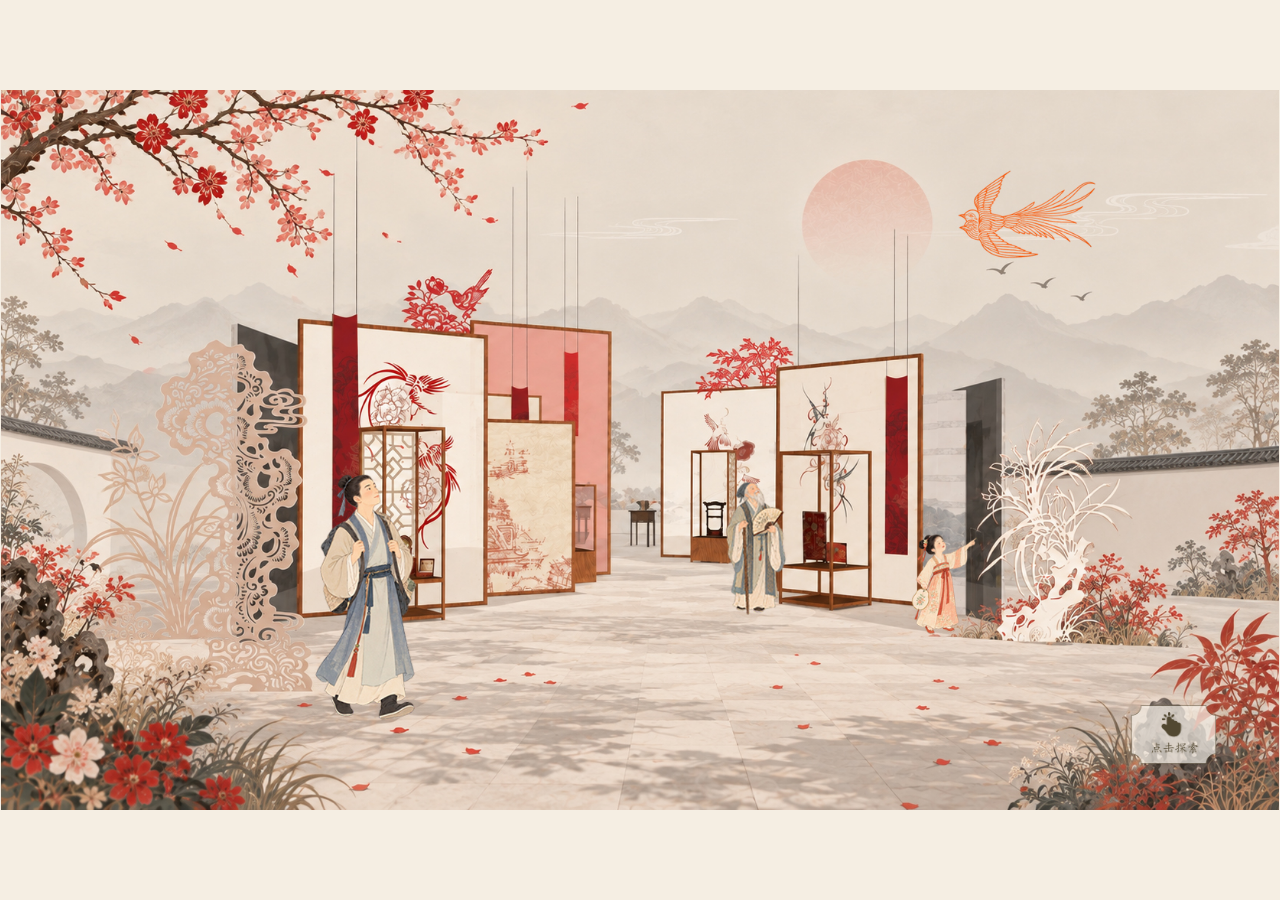
<file: index.html>
<!doctype html>
<html lang="zh-CN">
<head>
  <meta charset="utf-8">
  <meta name="viewport" content="width=device-width, initial-scale=1">
  <title>十里红妆 · 一物一愿</title>
  <link rel="icon" href="assets/images/scroll.png" type="image/png">
  <link rel="stylesheet" href="css/style.css?v=hotspot-hand-spacing">
  <script type="module" src="js/main.js?v=outside-wish-dismiss"></script>
</head>
<body>
  <main class="exhibit" data-mode="cover" aria-label="十里红妆">
    <section class="scene" aria-label="庭院场景">
      <button class="plaque scene__entry" type="button" id="enter-exhibit">
        <img src="assets/images/ppt-explore.png" alt="点击探索">
      </button>

      <header class="scene__heading exploration-only">
        <h1>
          <img src="assets/images/page-1/ppt-heading.png?v=ppt-slide2" width="759" height="96"
               alt="一物一愿，识物 · 寻意 · 寄情 · 载愿">
        </h1>
      </header>

      <div class="scene__world">
        <img class="scene__background" src="assets/images/page-1/courtyard.jpeg" width="1671" height="941"
             alt="梅花掩映的庭院里，人物沿着屏风与红妆器物布置的展道参观。" draggable="false">
        <canvas class="scene__panorama" aria-hidden="true" hidden></canvas>

        <div class="artifact artifact--chest exploration-only">
          <button class="hotspot" type="button" aria-label="红板箱" aria-expanded="false"
                  aria-controls="chest-wish"></button>
          <div class="wish" id="chest-wish" hidden>
            <div>
              <h2>红板箱<span>｜安藏</span></h2>
              <p>珍藏家物，愿岁岁皆安稳</p>
            </div>
            <button class="wish__open" type="button" aria-label="查看红板箱图鉴" aria-haspopup="dialog"
                    data-title="红板箱图鉴" data-image="assets/images/page-1/red-chest.png">
              <img src="assets/images/scroll.png" alt="">
            </button>
          </div>
        </div>

        <div class="artifact artifact--case exploration-only">
          <button class="hotspot" type="button" aria-label="妆奁" aria-expanded="false"
                  aria-controls="case-wish"></button>
          <div class="wish" id="case-wish" hidden>
            <div>
              <h2>妆奁<span>｜美好</span></h2>
              <p>妆点朝夕，愿日日皆欢喜</p>
            </div>
            <button class="wish__open" type="button" aria-label="查看妆奁图鉴" aria-haspopup="dialog"
                    data-title="妆奁图鉴" data-image="assets/images/page-1/dressing-case.jpeg">
              <img src="assets/images/scroll.png" alt="">
            </button>
          </div>
        </div>
      </div>
    </section>

    <nav class="scene-nav exploration-only" aria-label="参观导航">
      <button class="plaque" type="button" id="return-home">
        <img src="assets/images/ppt-home.png" alt="首页">
      </button>
      <button class="plaque" type="button" id="reset-exploration">
        <img src="assets/images/ppt-explore.png" alt="点击探索">
      </button>
      <a class="plaque" href="page2.html">
        <img src="assets/images/ppt-continue.png" alt="继续参观">
      </a>
      <button class="plaque" type="button" id="toggle-help" aria-controls="help-panel" aria-expanded="true">
        <img src="assets/images/ppt-help-button.png" alt="帮助说明">
      </button>
    </nav>

    <aside class="help-panel exploration-only" id="help-panel" aria-label="交互提示">
      <img src="assets/images/ppt-help-panel.png" alt="">
      <ul class="help-panel__copy" role="list">
        <li>扫描器物，品读寓意</li>
        <li>旋转细看，探寻匠心</li>
        <li>轻触器物，唤醒一愿</li>
      </ul>
    </aside>
  </main>

  <dialog class="atlas" aria-labelledby="atlas-title" id="atlas">
    <header class="atlas__bar">
      <h2 id="atlas-title"></h2>
      <button class="atlas__close" type="button" id="close-atlas" aria-label="关闭图鉴" autofocus>
        <img src="assets/images/close.png" alt="">
      </button>
    </header>
    <div class="atlas__view" id="atlas-view" role="region" aria-label="图鉴画面" tabindex="0">
      <img id="atlas-image" alt="">
    </div>
  </dialog>
</body>
</html>
</file>
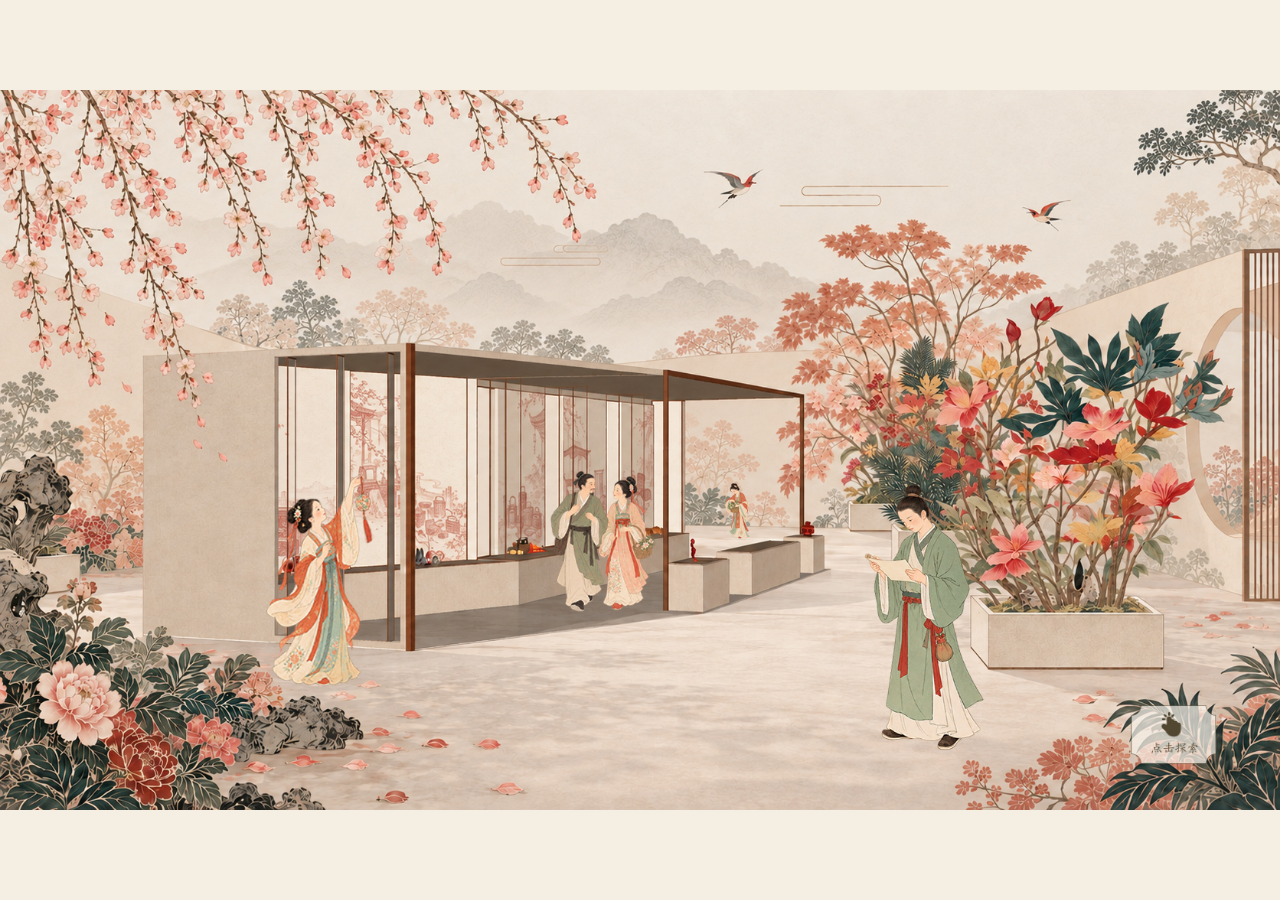
<file: page2.html>
<!doctype html>
<html lang="zh-CN">
<head>
  <meta charset="utf-8">
  <meta name="viewport" content="width=device-width, initial-scale=1">
  <title>十里红妆 · 百物成列</title>
  <link rel="icon" href="assets/images/scroll.png" type="image/png">
  <link rel="stylesheet" href="css/style.css?v=catalog-hand-hover">
  <link rel="preload" as="image" href="assets/images/page-2/catalog-gallery.jpeg" fetchpriority="low">
  <script type="module" src="js/page2.js?v=orbit-resume"></script>
</head>
<body>
  <main class="exhibit catalog" data-mode="cover" aria-label="十里红妆">
    <section class="catalog__scene" aria-labelledby="catalog-title">
      <div class="catalog__backdrop">
        <img class="catalog__background" src="assets/images/page-2/catalog-cover.jpeg" width="1672" height="941"
             alt="参观者沿着庭院步入红妆展厅，廊间陈列着成列的器物。" draggable="false" fetchpriority="high">
        <canvas class="scene__panorama" aria-hidden="true" hidden></canvas>
      </div>
      <button class="plaque scene__entry" type="button" id="enter-catalog">
        <img src="assets/images/ppt-explore.png" alt="点击探索">
      </button>

      <header class="scene__heading exploration-only">
        <h1 id="catalog-title" tabindex="-1">
          <img src="assets/images/page-2/ppt-catalog-heading.png?v=ppt-slide5" width="759" height="96"
               alt="百物成列，聚物 · 分类 · 识珍 · 解意">
        </h1>
      </header>

      <ul class="catalog__categories exploration-only" id="catalog-categories" role="list" hidden>
        <li style="--category-x: 20.76%; --category-y: 31.68%">
          <div class="catalog-card">
            <h2 class="catalog-card__name">收纳之具</h2>
            <p class="catalog-card__items">红板箱、红衣柜、杠箱、百宝箱、小红箱、竹箱</p>
          </div>
        </li>
        <li style="--category-x: 30.93%; --category-y: 50.70%">
          <button class="catalog-card" type="button" id="open-dressing-tools"
                  aria-haspopup="dialog" aria-controls="catalog-atlas"
                  aria-labelledby="dressing-tools-title" aria-describedby="dressing-tools-items">
            <span class="catalog-card__name" id="dressing-tools-title">梳妆之具</span>
            <span class="catalog-card__items" id="dressing-tools-items">妆奁、镜台、梳头桶、首饰箱、首饰盒</span>
          </button>
        </li>
        <li style="--category-x: 41.33%; --category-y: 25.66%">
          <div class="catalog-card">
            <h2 class="catalog-card__name">饮食之具</h2>
            <p class="catalog-card__items">米桶、饭篮、果桶、茶壶桶、水桶、食盒、盘、碗</p>
          </div>
        </li>
        <li style="--category-x: 52.85%; --category-y: 30.38%">
          <div class="catalog-card">
            <h2 class="catalog-card__name">起居之具</h2>
            <p class="catalog-card__items">婚床、春凳、靠背椅、房前桌、红衣架</p>
          </div>
        </li>
        <li style="--category-x: 77.10%; --category-y: 25.71%">
          <div class="catalog-card">
            <h2 class="catalog-card__name">女红之具</h2>
            <p class="catalog-card__items">帖盒、红祭盘、针线篓、针线桶、荷包、香袋、绣花鞋</p>
          </div>
        </li>
      </ul>
    </section>

    <nav class="scene-nav exploration-only" aria-label="参观导航">
      <a class="plaque" href="index.html">
        <img src="assets/images/ppt-home.png" alt="首页">
      </a>
      <button class="plaque" type="button" id="catalog-explore" aria-controls="catalog-categories" aria-expanded="false">
        <img src="assets/images/ppt-explore.png" alt="点击探索">
      </button>
      <a class="plaque" href="page3.html">
        <img src="assets/images/ppt-continue.png" alt="继续参观">
      </a>
      <button class="plaque" type="button" id="toggle-help" aria-controls="help-panel" aria-expanded="true">
        <img src="assets/images/ppt-help-button.png" alt="帮助说明">
      </button>
    </nav>

    <aside class="help-panel exploration-only" id="help-panel" aria-label="交互提示">
      <img src="assets/images/ppt-help-panel.png" alt="">
      <ul class="help-panel__copy" role="list">
        <li>轻触分类，探索百物</li>
        <li>点击器物，品读红妆</li>
        <li>收藏红妆，共筑新家</li>
      </ul>
    </aside>
  </main>

  <dialog class="atlas catalog-atlas" id="catalog-atlas" aria-labelledby="catalog-atlas-title">
    <header class="atlas__bar">
      <h2 id="catalog-atlas-title">梳妆之具</h2>
      <button class="atlas__close" type="button" id="close-catalog" aria-label="关闭图鉴" autofocus>
        <img src="assets/images/close.png" alt="">
      </button>
    </header>
    <div class="catalog-atlas__stage">
      <div class="catalog-atlas__cards" id="catalog-cards" role="group" aria-label="梳妆器物信息卡">
        <button class="catalog-atlas__card" type="button" aria-pressed="false">
          <img src="assets/images/page-2/dressing-case-card.webp?v=title-fix" alt="妆奁" width="1086" height="1448"
               style="--card-art-frame: scale(1.3643, 1.1156) translate(-13.17%, -5.04%)" draggable="false">
        </button>
        <button class="catalog-atlas__card" type="button" aria-pressed="false">
          <img src="assets/images/page-2/mirror-stand-card.webp" alt="镜台" width="1087" height="1447"
               style="--card-art-frame: scale(1.3081, 1.0807) translate(-11.78%, -3.73%)" draggable="false">
        </button>
        <button class="catalog-atlas__card" type="button" aria-pressed="true">
          <img src="assets/images/page-2/hairdressing-bucket-card.webp" alt="梳头桶" width="1086" height="1448"
               style="--card-art-frame: scale(1.3977, 1.1286) translate(-12.62%, -5.66%)" draggable="false">
        </button>
        <button class="catalog-atlas__card" type="button" aria-pressed="false">
          <img src="assets/images/page-2/jewelry-chest-card.webp" alt="首饰箱" width="1086" height="1448"
               style="--card-art-frame: scale(1.3441, 1.0887) translate(-12.80%, -3.66%)" draggable="false">
        </button>
        <button class="catalog-atlas__card" type="button" aria-pressed="false">
          <img src="assets/images/page-2/jewelry-box-card.webp" alt="首饰盒" width="1086" height="1448"
               style="--card-art-frame: scale(1.3069, 1.0855) translate(-11.79%, -4.14%)" draggable="false">
        </button>
      </div>
      <button class="catalog-atlas__arrow catalog-atlas__arrow--previous" type="button" data-step="-1"
              aria-label="向左查看一张卡片" aria-controls="catalog-cards"></button>
      <button class="catalog-atlas__arrow catalog-atlas__arrow--next" type="button" data-step="1"
              aria-label="向右查看一张卡片" aria-controls="catalog-cards"></button>
    </div>
  </dialog>
</body>
</html>
</file>
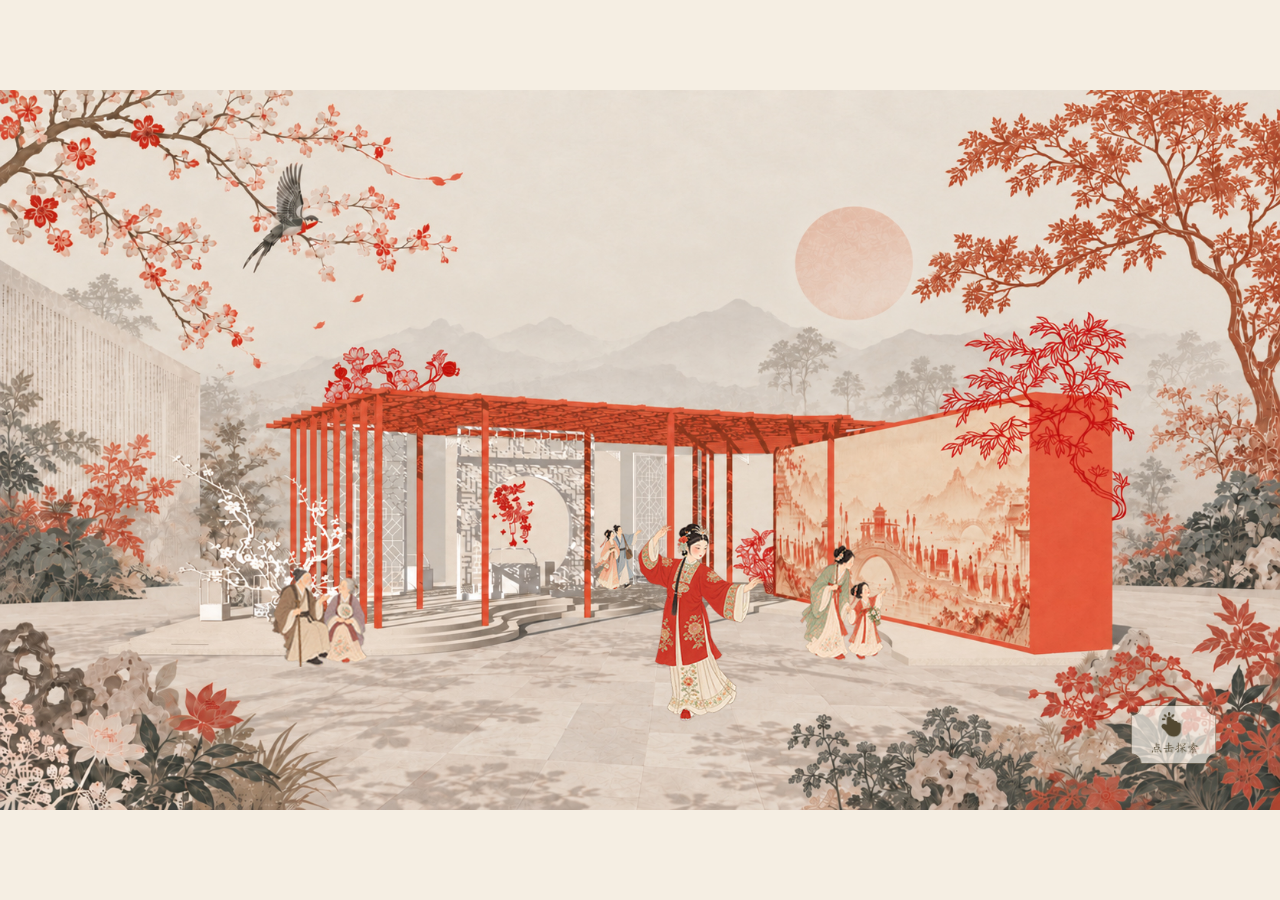
<file: page3.html>
<!doctype html>
<html lang="zh-CN">
<head>
  <meta charset="utf-8">
  <meta name="viewport" content="width=device-width, initial-scale=1">
  <title>十里红妆 · 十里成行</title>
  <link rel="icon" href="assets/images/scroll.png" type="image/png">
  <link rel="stylesheet" href="css/style.css?v=catalog-hand-hover">
  <link rel="preload" as="image" href="assets/images/page-3/procession-gallery.jpeg" fetchpriority="low">
  <script type="module" src="js/page3.js?v=orbit-resume"></script>
</head>
<body>
  <main class="exhibit procession" data-mode="cover" aria-label="十里红妆">
    <section class="catalog__scene" aria-label="十里成行展陈">
      <div class="catalog__backdrop">
        <img class="catalog__background" src="assets/images/page-3/procession-cover.jpeg" width="1672" height="941"
             alt="红色花木掩映着迎亲展厅，参观者从庭院走近长廊。" draggable="false" fetchpriority="high">
        <canvas class="scene__panorama" aria-hidden="true" hidden></canvas>
      </div>
      <button class="plaque scene__entry" type="button" id="enter-procession">
        <img src="assets/images/ppt-explore.png" alt="点击探索">
      </button>

      <header class="scene__heading exploration-only">
        <h1 id="procession-title" tabindex="-1">
          <img src="assets/images/page-3/ppt-procession-heading.png?v=ppt-slide8" width="759" height="96"
               alt="十里成行，迎亲 · 成行 · 巡游 · 传礼">
        </h1>
      </header>

      <button class="procession__bridge exploration-only" type="button"
              aria-label="打开十里成行" aria-haspopup="dialog" aria-controls="procession-journey" hidden>
        <img src="assets/images/catalog-hand.png" width="64" height="64" alt="" draggable="false">
      </button>

      <ul class="catalog__categories exploration-only" id="procession-categories" role="list" hidden>
        <li style="--category-x: 86.05%; --category-y: 19.64%">
          <div class="catalog-card">
            <h2 class="catalog-card__name" id="scroll-title" tabindex="-1">动态长卷</h2>
            <p class="catalog-card__items">箱笼、轿子与行进人物以三维动态长卷的形式，跟随观众缓缓向前移动</p>
          </div>
        </li>
        <li style="--category-x: 46.64%; --category-y: 29.38%">
          <div class="catalog-card">
            <h2 class="catalog-card__name">虚实叠加</h2>
            <p class="catalog-card__items">屏幕可叠加相应的虚拟人物、器物与行进场景，让原本静止的展品进入动态队伍</p>
          </div>
        </li>
        <li style="--category-x: 20.66%; --category-y: 43.14%">
          <button class="catalog-card" type="button" id="open-wedding-rites" aria-label="打开红妆礼序"
                  aria-describedby="wedding-rites-items" aria-haspopup="dialog" aria-controls="wedding-rites">
            <span class="catalog-card__name">红妆礼序</span>
            <span class="catalog-card__items" id="wedding-rites-items">从备嫁、陈妆到送嫁迎亲，一件件红妆器物随队伍穿过街巷，最终进入新的家庭</span>
          </button>
        </li>
      </ul>
    </section>

    <nav class="scene-nav exploration-only" aria-label="参观导航">
      <a class="plaque" href="index.html">
        <img src="assets/images/ppt-home.png" alt="首页">
      </a>
      <button class="plaque" type="button" id="procession-explore" aria-controls="procession-categories" aria-expanded="false">
        <img src="assets/images/ppt-explore.png" alt="点击探索">
      </button>
      <a class="plaque" href="page4.html">
        <img src="assets/images/ppt-continue.png" alt="继续参观">
      </a>
      <button class="plaque" type="button" id="toggle-help" aria-controls="help-panel" aria-expanded="true">
        <img src="assets/images/ppt-help-button.png" alt="帮助说明">
      </button>
    </nav>

    <aside class="help-panel exploration-only" id="help-panel" aria-label="交互提示">
      <img src="assets/images/ppt-help-panel.png" alt="">
      <ul class="help-panel__copy" role="list">
        <li>轻触启程，唤醒红妆</li>
        <li>选择器物，加入队伍</li>
        <li>跟随长卷，漫游十里</li>
      </ul>
    </aside>
  </main>

  <dialog class="atlas journey-dialog" id="wedding-rites" aria-label="红妆礼序">
    <form class="journey__toolbar" method="dialog">
      <button class="atlas__close journey__close" type="submit" aria-label="关闭红妆礼序" autofocus>
        <img src="assets/images/close.png" alt="">
      </button>
    </form>
    <img class="journey__art" src="assets/images/page-3/wedding-rites.jpeg" width="1859" height="846" loading="lazy"
         alt="十里红妆婚俗流程图，依次展示备嫁、陈妆、送嫁、迎亲和入户五道礼序。">
  </dialog>

  <dialog class="atlas journey-dialog" id="procession-journey" aria-label="十里成行">
    <div class="journey__toolbar">
      <button class="atlas__close journey__close" type="button" aria-label="关闭十里成行" autofocus>
        <img src="assets/images/close.png" alt="">
      </button>
    </div>

    <section class="journey__step journey__departure" data-step="departure" aria-labelledby="journey-departure">
      <h2 class="journey__heading" id="journey-departure" tabindex="-1">轻触启程</h2>
      <img class="journey__art" src="assets/images/page-3/departure.webp" width="1859" height="846" alt="">
      <div class="journey__routes">
        <button class="journey__route" type="button" aria-label="村口启程">
          <img src="assets/images/page-3/village.webp" width="424" height="441" alt="">
        </button>
        <button class="journey__route" type="button" aria-label="桥上行进">
          <img src="assets/images/page-3/bridge.webp" width="424" height="441" alt="">
        </button>
        <button class="journey__route" type="button" aria-label="入门成家">
          <img src="assets/images/page-3/home.webp" width="424" height="441" alt="">
        </button>
      </div>
    </section>

    <section class="journey__step journey__selection" data-step="selection" aria-labelledby="journey-selection" hidden>
      <header class="journey__selection-heading">
        <h2 class="journey__heading" id="journey-selection" tabindex="-1">加入队伍</h2>
        <p>器物和人物各至少选择一项</p>
      </header>
      <div class="journey__groups">
        <section class="journey__group" data-group="artifacts" aria-labelledby="journey-artifacts">
          <div class="journey__group-heading">
            <h3 id="journey-artifacts">选择红妆器物</h3>
            <span class="journey__count" aria-live="polite">已选 0 / 3</span>
          </div>
          <div class="journey__options"></div>
          <p class="journey__message" role="status"></p>
        </section>
        <section class="journey__group" data-group="people" aria-labelledby="journey-people">
          <div class="journey__group-heading">
            <h3 id="journey-people">选择虚拟人物</h3>
            <span class="journey__count" aria-live="polite">已选 0 / 3</span>
          </div>
          <div class="journey__options"></div>
          <p class="journey__message" role="status"></p>
        </section>
      </div>
      <button class="journey__action journey__join" type="button" aria-label="加入行进队伍" disabled>
        <img src="assets/images/page-3/join.webp" width="476" height="91" alt="">
      </button>
    </section>

    <section class="journey__step journey__roaming" data-step="roaming" aria-labelledby="journey-roaming" hidden>
      <h2 class="journey__heading" id="journey-roaming" tabindex="-1">漫游十里</h2>
      <img class="journey__art" src="assets/images/page-3/roaming.webp" width="1860" height="846"
           alt="迎亲队伍沿石桥前行。长卷路线漫游、XR 沉浸体验、多视角随行。">
      <button class="journey__action journey__start" type="button" aria-label="开始漫游十里">
        <img src="assets/images/page-3/start-roaming.webp" width="622" height="138" alt="">
      </button>
    </section>
  </dialog>
</body>
</html>
</file>
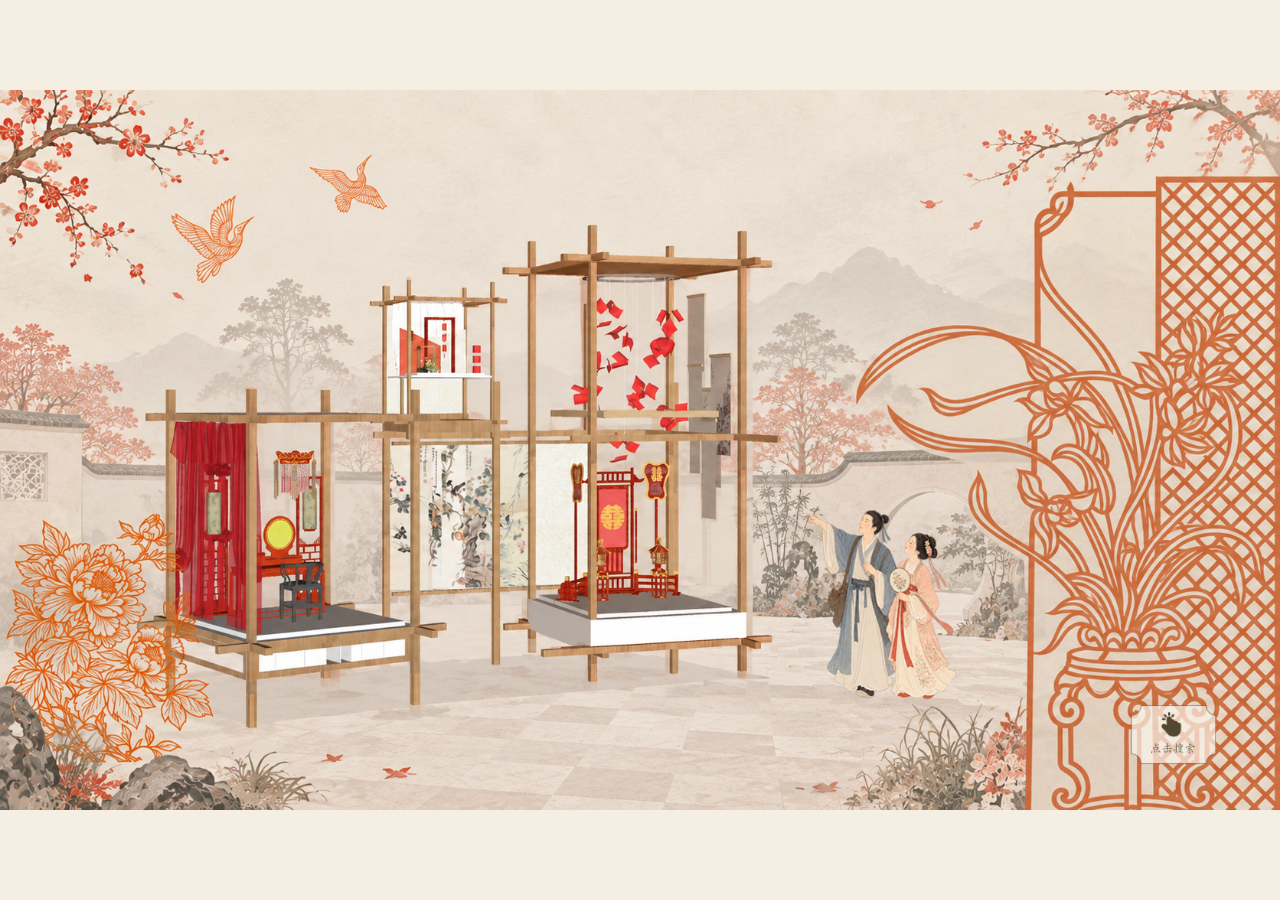
<file: page4.html>
<!doctype html>
<html lang="zh-CN">
<head>
  <meta charset="utf-8">
  <meta name="viewport" content="width=device-width, initial-scale=1">
  <title>十里红妆 · 百物成家</title>
  <link rel="icon" href="assets/images/scroll.png" type="image/png">
  <link rel="stylesheet" href="css/style.css?v=cursor-glow-35-soft">
  <script type="module" src="js/page4.js?v=orbit-resume"></script>
</head>
<body>
  <main class="exhibit homemaking" data-mode="cover" aria-label="十里红妆">
    <section class="catalog__scene" aria-label="百物成家展陈">
      <div class="catalog__backdrop">
        <img class="catalog__background" src="assets/images/page-4/homemaking-gallery.jpeg" width="1672" height="941"
             alt="庭院中陈列着红妆家居与梳妆器物，两位参观者驻足观看。" draggable="false" fetchpriority="high">
        <canvas class="scene__panorama" aria-hidden="true" hidden></canvas>
      </div>
      <button class="plaque scene__entry" type="button" id="enter-homemaking">
        <img src="assets/images/page-4/ppt-search.png" alt="点击搜索">
      </button>

      <header class="scene__heading exploration-only">
        <h1 id="homemaking-title" tabindex="-1">
          <img src="assets/images/page-4/ppt-homemaking-heading.png?v=ppt-slide10" width="759" height="96"
               alt="百物成家，入户 · 陈设 · 融合 · 成家">
        </h1>
      </header>

      <ul class="catalog__categories exploration-only" id="homemaking-categories" role="list" hidden>
        <li style="--category-x: 10.45%; --category-y: 32.10%">
          <div class="catalog-card">
            <h2 class="catalog-card__name" id="grooming-title" tabindex="-1">理妆</h2>
            <p class="catalog-card__items">还原日常梳妆情境，感受红妆器物中的生活美学与细腻心意</p>
          </div>
        </li>
        <li style="--category-x: 37.41%; --category-y: 42.31%">
          <button class="catalog-card" type="button" id="open-homemaking" aria-label="打开互动体验"
                  aria-describedby="homemaking-items" aria-haspopup="dialog" aria-controls="homemaking-demo">
            <span class="catalog-card__name">互动体验</span>
            <span class="catalog-card__items" id="homemaking-items">选择心仪器物，即可将其拖拽放置于不同的生活场景之中，感受成家的喜悦</span>
            <img class="catalog-card__hand" src="assets/images/catalog-hand.png" width="64" height="64" alt="" draggable="false" hidden>
          </button>
        </li>
      </ul>
    </section>

    <nav class="scene-nav exploration-only" aria-label="参观导航">
      <a class="plaque" href="index.html">
        <img src="assets/images/ppt-home.png" alt="首页">
      </a>
      <button class="plaque" type="button" id="homemaking-explore" aria-controls="homemaking-categories" aria-expanded="false">
        <img src="assets/images/ppt-explore.png" alt="点击探索">
      </button>
      <a class="plaque" href="page5.html">
        <img src="assets/images/ppt-continue.png" alt="继续参观">
      </a>
      <button class="plaque" type="button" id="toggle-help" aria-controls="help-panel" aria-expanded="true">
        <img src="assets/images/ppt-help-button.png" alt="帮助说明">
      </button>
    </nav>

    <aside class="help-panel exploration-only" id="help-panel" aria-label="交互提示">
      <img src="assets/images/page-4/ppt-homemaking-help-panel.png" alt="">
      <ul class="help-panel__copy" role="list">
        <li>轻触器物，挑选红妆</li>
        <li>拖拽放置，布置家居</li>
        <li>融入场景，百物成家</li>
      </ul>
    </aside>
  </main>

  <dialog class="atlas journey-dialog homemaking-dialog" id="homemaking-demo" aria-label="百物成家互动体验">
    <form class="journey__toolbar" method="dialog">
      <button class="atlas__close journey__close" type="submit" aria-label="关闭互动体验" autofocus>
        <img src="assets/images/close.png" alt="">
      </button>
    </form>
    <section class="placement" aria-label="布置红妆家居">
      <img class="placement__heading" src="assets/images/page-4/placement-heading.webp" width="1859" height="134"
           alt="第四空间，红妆之物 · 生活之美。观众可进行拖拽。">
      <div class="placement__body">
        <div class="placement__scene">
          <img src="assets/images/page-4/placement-scene.webp" width="1205" height="712"
               alt="百物成家，宁海十里红妆。竹木框架内留有空白，左上角展示婚床布置示意图。" draggable="false">
          <div class="placement__stage" tabindex="0" role="group" aria-label="家居布置区域"
               aria-describedby="placement-instructions"></div>
        </div>
        <section class="placement__palette" aria-label="选择红妆器物">
          <img class="placement__palette-heading" src="assets/images/page-4/placement-panel-heading.webp"
               width="580" height="70" alt="百物成家">
          <fieldset class="placement__categories">
            <legend class="journey__heading">选择生活场景</legend>
            <label>
              <input type="radio" name="placement-category" value="grooming" aria-label="理妆">
              <span><img src="assets/images/page-4/placement-grooming.webp" alt="">理妆</span>
            </label>
            <label>
              <input type="radio" name="placement-category" value="gathering" aria-label="欢聚">
              <span><img src="assets/images/page-4/placement-gathering.webp" alt="">欢聚</span>
            </label>
            <label>
              <input type="radio" name="placement-category" value="storage" aria-label="藏珍">
              <span><img src="assets/images/page-4/placement-storage.webp" alt="">藏珍</span>
            </label>
            <label>
              <input type="radio" name="placement-category" value="leisure" aria-label="闲居">
              <span><img src="assets/images/page-4/placement-leisure.webp" alt="">闲居</span>
            </label>
          </fieldset>
          <div class="placement__content">
            <h2 class="placement__subtitle" hidden>闲居 · 起居安然</h2>
            <div class="placement__items" hidden>
              <button class="placement__furniture" type="button" data-furniture="bed" aria-label="摆放婚床">
                <img src="assets/images/page-4/placement-bed.webp" width="225" height="237" alt="" draggable="false">
                <span>婚床</span>
              </button>
              <button class="placement__furniture" type="button" data-furniture="bench" aria-label="摆放春凳">
                <img src="assets/images/page-4/placement-bench.webp" width="179" height="121" alt="" draggable="false">
                <span>春凳</span>
              </button>
              <button class="placement__furniture" type="button" data-furniture="cabinet" aria-label="摆放床边小柜">
                <img src="assets/images/page-4/placement-cabinet.webp" width="102" height="137" alt="" draggable="false">
                <span>床边小柜</span>
              </button>
            </div>
            <p class="placement__hint" hidden>按住物品拖入左侧，可继续拖动调整</p>
          </div>
        </section>
      </div>
      <p class="journey__heading" id="placement-instructions">将右侧物品拖入左侧框内任意位置。也可点击物品放到中央，再用方向键移动，按住 Shift 可加快移动，按 Delete 删除。</p>
      <p class="journey__heading" id="placement-status" role="status"></p>
    </section>
  </dialog>
</body>
</html>
</file>
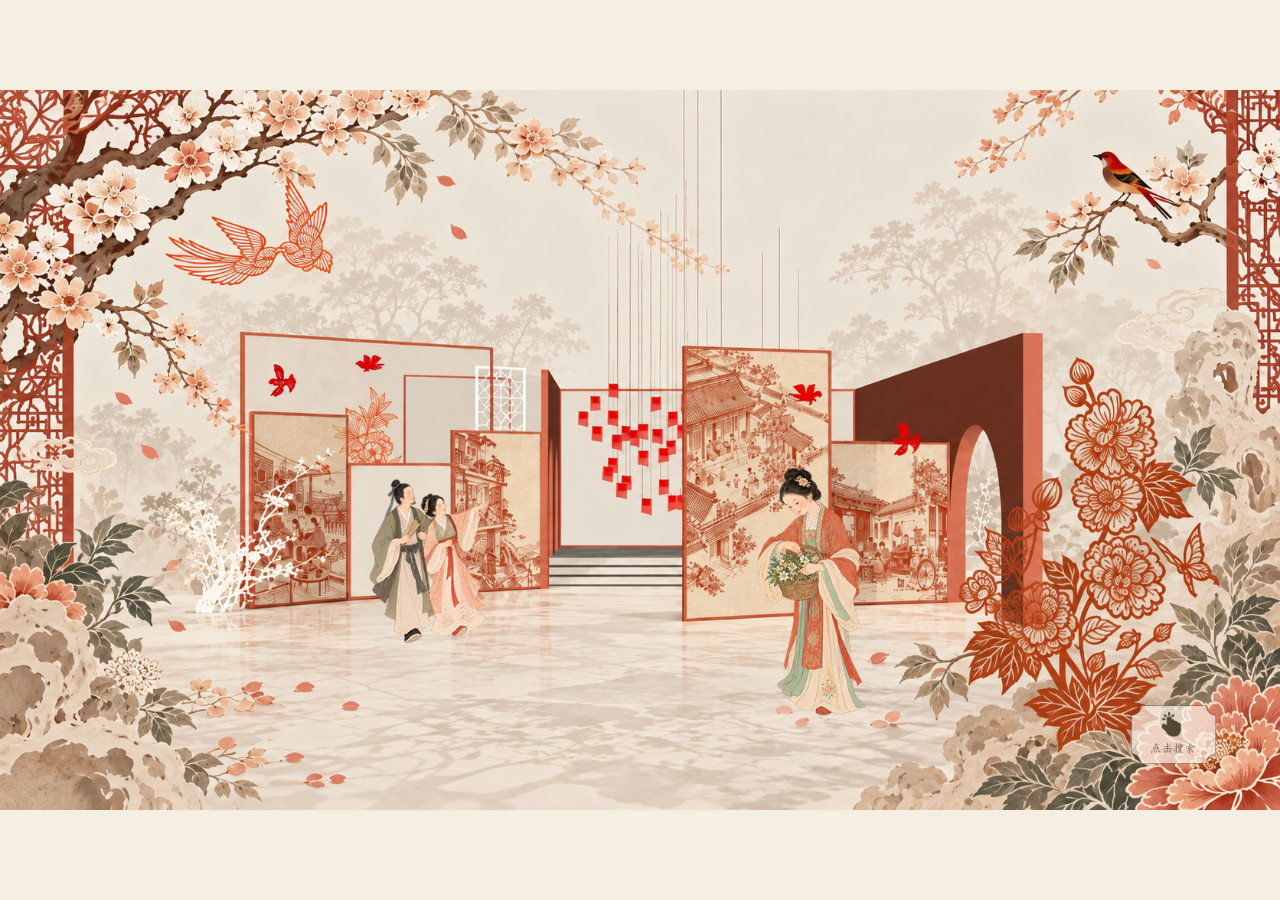
<file: page5.html>
<!doctype html>
<html lang="zh-CN">
<head>
  <meta charset="utf-8">
  <meta name="viewport" content="width=device-width, initial-scale=1">
  <title>十里红妆 · 家有所愿</title>
  <link rel="icon" href="assets/images/scroll.png" type="image/png">
  <link rel="stylesheet" href="css/style.css?v=cursor-glow-35-soft">
  <link rel="preload" as="image" href="assets/images/page-5/wishes-gallery.webp" fetchpriority="low">
  <script type="module" src="js/page5.js?v=orbit-resume"></script>
</head>
<body>
  <main class="exhibit wishes" data-mode="cover" aria-label="十里红妆">
    <section class="catalog__scene" aria-label="家有所愿展陈">
      <div class="catalog__backdrop">
        <img class="catalog__background" src="assets/images/page-5/wishes-cover.jpeg" width="1672" height="941"
             alt="红梅与花窗掩映着白天的展厅，参观者沿着廊道前行。" draggable="false" fetchpriority="high">
        <canvas class="scene__panorama" aria-hidden="true" hidden></canvas>
      </div>
      <button class="plaque scene__entry" type="button" id="enter-wishes">
        <img src="assets/images/page-4/ppt-search.png" alt="点击搜索">
      </button>

      <header class="scene__heading exploration-only">
        <h1 id="wishes-title" tabindex="-1">
          <img src="assets/images/page-5/ppt-wishes-heading.png?v=ppt-slide12" width="759" height="96"
               alt="家有所愿，许愿 · 共创 · 焕新 · 传承">
        </h1>
      </header>

      <ul class="catalog__categories exploration-only" id="wishes-categories" role="list" hidden>
        <li style="--category-x: 81.72%; --category-y: 16.12%">
          <div class="catalog-card">
            <h2 class="catalog-card__name" id="lights-title" tabindex="-1">点亮万家</h2>
            <p class="catalog-card__items">确认生成结果，将你的未来之家化作一扇发光的窗，汇入“万家灯火”之中</p>
          </div>
        </li>
        <li style="--category-x: 45.95%; --category-y: 35.79%">
          <button class="catalog-card" type="button" id="open-wishes" aria-label="打开共绘未来"
                  aria-describedby="wishes-items" aria-haspopup="dialog" aria-controls="wish-dialog">
            <span class="catalog-card__name">共绘未来</span>
            <span class="catalog-card__items" id="wishes-items">选择理想之家的关键词，由 AI 结合红妆元素，生成属于你的“未来之家”</span>
            <img class="catalog-card__hand" src="assets/images/catalog-hand.png" width="64" height="64" alt="" draggable="false" hidden>
          </button>
        </li>
      </ul>
    </section>

    <nav class="scene-nav exploration-only" aria-label="参观导航">
      <a class="plaque" href="index.html">
        <img src="assets/images/ppt-home.png" alt="首页">
      </a>
      <button class="plaque" type="button" id="wishes-explore" aria-controls="wishes-categories" aria-expanded="false">
        <img src="assets/images/ppt-explore.png" alt="点击探索">
      </button>
      <a class="plaque" href="page4.html?mode=explore">
        <img src="assets/images/page-5/ppt-return.png" alt="返回参观">
      </a>
      <button class="plaque" type="button" id="toggle-help" aria-controls="help-panel" aria-expanded="true">
        <img src="assets/images/ppt-help-button.png" alt="帮助说明">
      </button>
    </nav>

    <aside class="help-panel exploration-only" id="help-panel" aria-label="交互提示">
      <img src="assets/images/ppt-help-panel.png" alt="">
      <ul class="help-panel__copy" role="list">
        <li>轻触时代，穿行家景</li>
        <li>写下心愿，生成未来</li>
        <li>点亮一窗，汇聚万家</li>
      </ul>
    </aside>
  </main>

  <dialog class="atlas journey-dialog wish-dialog" id="wish-dialog" aria-label="共绘未来">
    <form method="dialog">
      <div class="journey__toolbar">
        <button class="atlas__close journey__close" type="submit" aria-label="关闭共绘未来" autofocus>
          <img src="assets/images/close.png" alt="">
        </button>
      </div>

      <div class="wish-workflow">
        <header class="wish-workflow__header">
          <img src="assets/images/page-5/workflow-heading.webp" width="1804" height="166"
               alt="第五空间，家有所愿 · 共绘未来。请选择你的生活心愿，开启未来之家的想象。">
          <ol class="wish-progress" aria-label="共绘未来流程" role="list">
            <li aria-current="step"><span>01</span>选择心愿</li>
            <li><span>02</span>挑选器物</li>
            <li><span>03</span>生成新家</li>
            <li><span>04</span>汇入灯海</li>
          </ol>
        </header>

        <section class="wish-step wish-step--wishes" data-wish-step aria-labelledby="wish-options-title">
          <h2 class="journey__heading" id="wish-options-title" tabindex="-1">选择心愿</h2>
          <p class="journey__heading" id="wish-options-help">请选择你向往的生活心愿（可多选），它将成为未来之家的灵感起点。</p>
          <div class="wish-step__options">
            <fieldset class="wish-options" aria-labelledby="wish-options-title" aria-describedby="wish-options-help">
              <label class="wish-option">
                <img src="assets/images/page-5/warmth.webp" width="71" height="64" alt="">
                <span class="wish-option__name">温暖</span>
                <span class="wish-option__caption">家常烟火 · 温馨相伴</span>
                <input type="checkbox" name="wish" value="温暖">
              </label>
              <label class="wish-option">
                <img src="assets/images/page-5/companionship.webp" width="71" height="64" alt="">
                <span class="wish-option__name">陪伴</span>
                <span class="wish-option__caption">家人相守 · 岁月同行</span>
                <input type="checkbox" name="wish" value="陪伴">
              </label>
              <label class="wish-option">
                <img src="assets/images/page-5/nature.webp" width="71" height="64" alt="">
                <span class="wish-option__name">自然</span>
                <span class="wish-option__caption">绿意环绕 · 亲近自然</span>
                <input type="checkbox" name="wish" value="自然">
              </label>
              <label class="wish-option">
                <img src="assets/images/page-5/freedom.webp" width="71" height="64" alt="">
                <span class="wish-option__name">自由</span>
                <span class="wish-option__caption">心之所向 · 从容生活</span>
                <input type="checkbox" name="wish" value="自由">
              </label>
              <label class="wish-option">
                <img src="assets/images/page-5/settling.webp" width="71" height="64" alt="">
                <span class="wish-option__name">安居</span>
                <span class="wish-option__caption">居所安稳 · 生活无忧</span>
                <input type="checkbox" name="wish" value="安居">
              </label>
              <label class="wish-option">
                <img src="assets/images/page-5/reunion.webp" width="71" height="64" alt="">
                <span class="wish-option__name">团圆</span>
                <span class="wish-option__caption">阖家团聚 · 幸福长久</span>
                <input type="checkbox" name="wish" value="团圆">
              </label>
            </fieldset>

            <section class="wish-preview" aria-live="polite" aria-atomic="true">
              <img src="assets/images/page-5/warmth.webp" width="71" height="64" alt="">
              <h3>温暖</h3>
              <p>希望拥有一个充满烟火气的家，在日常的点滴中，感受家人的陪伴与温暖。</p>
            </section>
          </div>

          <div class="wish-step__actions">
            <button class="wish-action" type="button" id="reset-wishes">
              <img src="assets/images/page-5/wish-reset.webp" width="369" height="68" alt="重新选择">
            </button>
            <button class="wish-action" type="button" data-next="1">
              <img src="assets/images/page-5/wish-next.webp" width="463" height="69" alt="下一步：挑选器物">
            </button>
          </div>
        </section>

        <section class="wish-step wish-step--artifacts" data-wish-step aria-labelledby="wish-artifacts-title" hidden>
          <div class="wish-step__panel">
            <div class="wish-step__title">
              <h2 id="wish-artifacts-title" tabindex="-1"><span aria-hidden="true">02</span> 挑选器物</h2>
              <p id="wish-artifacts-help">从十里红妆中，挑选代表家的器物（可多选）</p>
            </div>
            <fieldset class="wish-artifacts" aria-labelledby="wish-artifacts-title" aria-describedby="wish-artifacts-help">
              <label class="wish-artifact">
                <img src="assets/images/page-5/artifact-dressing-case.webp" alt="">
                <span>妆奁</span><input type="checkbox" name="artifact" value="妆奁">
              </label>
              <label class="wish-artifact">
                <img src="assets/images/page-5/artifact-basket.webp" alt="">
                <span>提篮</span><input type="checkbox" name="artifact" value="提篮">
              </label>
              <label class="wish-artifact">
                <img src="assets/images/page-5/artifact-bridal-chest.webp" alt="">
                <span>红妆箱</span><input type="checkbox" name="artifact" value="红妆箱">
              </label>
              <label class="wish-artifact">
                <img src="assets/images/page-5/artifact-bucket.webp" alt="">
                <span>子孙桶</span><input type="checkbox" name="artifact" value="子孙桶">
              </label>
              <label class="wish-artifact">
                <img src="assets/images/page-5/artifact-mirror.webp" alt="">
                <span>铜镜</span><input type="checkbox" name="artifact" value="铜镜">
              </label>
              <label class="wish-artifact">
                <img src="assets/images/page-5/artifact-wardrobe.webp" alt="">
                <span>红衣柜</span><input type="checkbox" name="artifact" value="红衣柜">
              </label>
              <label class="wish-artifact">
                <img src="assets/images/page-5/artifact-wedding-bed.webp" alt="">
                <span>婚床</span><input type="checkbox" name="artifact" value="婚床">
              </label>
              <label class="wish-artifact">
                <img src="assets/images/page-5/artifact-fruit-box.webp" alt="">
                <span>果盒</span><input type="checkbox" name="artifact" value="果盒">
              </label>
            </fieldset>
          </div>

          <section class="wish-step__panel wish-basket" aria-labelledby="wish-basket-title">
            <h3 id="wish-basket-title">已选器物</h3>
            <ul class="wish-basket__list" role="list" aria-label="已选器物"></ul>
            <button class="wish-action" type="button" data-next="2">
              <img src="assets/images/page-5/artifact-next.webp" width="536" height="80" alt="进入新家生成">
            </button>
          </section>
        </section>

        <section class="wish-step wish-step--home" data-wish-step aria-labelledby="wish-home-title" hidden>
          <div class="wish-step__panel">
            <div class="wish-step__title">
              <h2 id="wish-home-title" tabindex="-1"><span aria-hidden="true">03</span> 生成新家</h2>
              <p id="wish-home-help">根据心愿与器物，选择你偏爱的未来之家（可单选）</p>
            </div>
            <fieldset class="wish-options" id="wish-home-options" aria-labelledby="wish-home-title" aria-describedby="wish-home-help">
              <label class="wish-option wish-home-option">
                <img src="assets/images/page-5/home-window.webp" alt="">
                <span class="wish-option__name">临窗雅居</span><input type="radio" name="home" value="临窗雅居">
              </label>
              <label class="wish-option wish-home-option">
                <img src="assets/images/page-5/home-living.webp" alt="">
                <span class="wish-option__name">团圆客厅</span><input type="radio" name="home" value="团圆客厅">
              </label>
              <label class="wish-option wish-home-option">
                <img src="assets/images/page-5/home-study.webp" alt="">
                <span class="wish-option__name">静雅书房</span><input type="radio" name="home" value="静雅书房">
              </label>
              <label class="wish-option wish-home-option">
                <img src="assets/images/page-5/home-courtyard.webp" alt="">
                <span class="wish-option__name">温馨庭院</span><input type="radio" name="home" value="温馨庭院">
              </label>
            </fieldset>
          </div>
          <div class="wish-step__panel wish-home-preview">
            <img class="wish-home-preview__image" src="assets/images/page-5/home-preview.webp" width="1017" height="395"
                 alt="临窗雅居，窗外山水映照屋内红妆器物。">
            <div class="wish-home-preview__basis">
              <img src="assets/images/page-5/home-basis.webp" width="606" height="94"
                   alt="生成依据。已选心愿：温暖 / 陪伴 / 自然。已选器物：妆奁 / 提篮 / 子孙桶。">
              <button class="wish-action" type="button" data-next="3">
                <img src="assets/images/page-5/home-confirm.webp" width="374" height="82" alt="确认新家">
              </button>
            </div>
          </div>
        </section>
      </div>

      <section class="wish-finale" data-wish-step aria-labelledby="wish-finale-title" hidden>
        <h2 class="journey__heading" id="wish-finale-title" tabindex="-1">汇入灯海</h2>
        <img src="assets/images/page-5/lantern-finale.webp" width="1859" height="846"
             alt="你的未来之家，已汇入万家灯火。你的心愿之家，心愿：温暖，器物：妆奁、红妆箱，新家：已生成。">
        <button class="wish-finale__action" type="button" aria-label="重新选择" style="--x: 22.4%; --width: 20.8%"></button>
        <button class="wish-finale__action" type="button" aria-label="汇入灯海" style="--x: 49.7%; --width: 28.3%"></button>
        <button class="wish-finale__action" type="button" aria-label="保存留念" style="--x: 77.5%; --width: 21.5%"></button>
      </section>
    </form>
  </dialog>

  <template id="wish-basket-item">
    <li>
      <img alt="">
      <span></span>
      <button type="button"><span aria-hidden="true">×</span></button>
    </li>
  </template>
</body>
</html>
</file>
<file: css/style.css>
:root {
  color-scheme: light;
  --paper: #f5eee3;
  --panel: #fff9ef;
  --ink: #524831;
  --accent: #8e382d;
  --line: #b9a78d;
  --focus: #8e382d;
  --fade: 240ms;
  font-family: "Noto Serif CJK SC", "Songti SC", "STSong", SimSun, serif;
  color: var(--ink);
  background: var(--paper);
}

*, *::before, *::after {
  box-sizing: border-box;
}

*, *::before, *::after, dialog::backdrop {
  /* 浏览器在视口边缘限制大光标时，仍保留圆形光斑。 */
  cursor: url("../assets/images/cursor-glow.png?v=35-soft") 17 17,
          url("../assets/images/cursor-glow-edge.png?v=35-soft") 15 15,
          none;
}

[hidden] {
  display: none !important;
}

body {
  display: grid;
  min-height: 100svh;
  margin: 0;
  place-items: center;
}

button {
  color: inherit;
  font: inherit;
}

button:focus-visible,
a:focus-visible,
[tabindex]:focus-visible {
  outline: 2px solid var(--focus);
  outline-offset: 3px;
}

.exhibit {
  position: relative;
  width: min(100%, calc(100svh * 16 / 9));
}

.exhibit[data-mode="cover"] .exploration-only,
.exhibit[data-mode="explore"] .scene__entry {
  display: none;
}

.scene {
  position: relative;
  overflow: clip;
  aspect-ratio: 16 / 9;
  container-type: inline-size;
}

.scene__world {
  position: absolute;
  inset: 0;
}

.scene__background {
  display: block;
  width: 100%;
  height: 100%;
  object-fit: contain;
  user-select: none;
}

.exhibit[data-mode="explore"] :is(.scene__background, .catalog__background) {
  touch-action: pan-y pinch-zoom;
  user-select: none;
}

.scene__panorama {
  position: absolute;
  inset: 0;
  width: 100%;
  height: 100%;
  pointer-events: none;
}

.plaque {
  display: grid;
  place-items: center;
  min-width: 44px;
  min-height: 44px;
  padding: 0;
  border: 0;
  background: transparent;
}

.plaque:is(a, :enabled):hover img {
  filter: drop-shadow(0 1px 2px rgb(61 49 34 / 35%));
}

.plaque:disabled {
  opacity: .65;
}

.plaque img,
.scene__heading img,
.help-panel img {
  display: block;
  width: 100%;
  height: auto;
}

.scene__entry {
  position: absolute;
  z-index: 1;
  right: 4.9%;
  bottom: 6.3%;
  width: max(6.9%, 5.5rem);
}

.scene__heading {
  position: absolute;
  z-index: 1;
  top: 3.2%;
  right: 3%;
  width: 26.6%;
}

.scene__heading h1 {
  margin: 0;
}

.scene > .scene__heading {
  top: 3.416667%;
  right: 3.104167%;
  width: 26.348958%;
}

.scene-nav {
  position: absolute;
  right: 4.8%;
  bottom: 6.2%;
  display: grid;
  width: 30.9%;
  grid-template-columns: repeat(4, minmax(0, 1fr));
  column-gap: 4.1%;
}

.help-panel {
  position: absolute;
  top: 0;
  left: 0;
  width: 14.6%;
  container-type: inline-size;
}

.help-panel__copy {
  position: absolute;
  inset: 25.9% 28.6% auto 0;
  display: flex;
  flex-direction: row-reverse;
  justify-content: space-around;
  margin: 0;
  padding: 0;
  list-style: none;
  font-family: "FangSong", "STFangsong", "Songti SC", SimSun, serif;
  font-size: 9.8cqw;
  line-height: 1;
}

.help-panel__copy li {
  writing-mode: vertical-rl;
  white-space: nowrap;
}

.artifact {
  position: absolute;
  top: var(--panorama-y, var(--hotspot-y));
  left: var(--panorama-x, var(--hotspot-x));
  transform: translate(-50%, -50%);
}

.artifact.is-offscreen {
  visibility: hidden;
}

.artifact--chest {
  --hotspot-x: 65%;
  --hotspot-y: 63%;
  --hotspot-size: clamp(44px, 5vw, 76px);
}

.artifact--case {
  --hotspot-x: 33%;
  --hotspot-y: 67%;
}

.artifact:has(.hotspot[aria-expanded="true"]) {
  z-index: 1;
}

.hotspot {
  position: relative;
  display: block;
  width: var(--hotspot-size, 44px);
  height: var(--hotspot-size, 44px);
  padding: 0;
  border: 0;
  background: transparent;
}

.hotspot::before {
  position: absolute;
  top: 7px;
  right: 4px;
  width: 15px;
  height: 15px;
  border: 1px solid rgb(82 72 49 / 55%);
  border-radius: 50%;
  background: #fff;
  box-shadow: 0 0 0 3px rgb(255 255 255 / 32%);
  animation: hotspot-float 1.6s ease-in-out infinite;
  pointer-events: none;
  content: "";
}

@keyframes hotspot-float {
  50% {
    transform: translateY(-4px);
    opacity: .5;
  }
}

.hotspot::after {
  position: absolute;
  /* 以两个热点原先的手势高度中值作为共同位置。 */
  top: clamp(14px, 2.5vw - 8px, 30px);
  width: 38px;
  height: 38px;
  background: url("../assets/images/catalog-hand.png") center / contain no-repeat;
  pointer-events: none;
  right: -13px;
}

.hotspot:focus-visible::after {
  content: "";
}

@media (hover: hover) {
  .hotspot:hover::after {
    content: "";
  }
}

.wish__open {
  display: grid;
  width: 44px;
  height: 44px;
  padding: 0;
  place-items: center;
  border: 1px solid var(--ink);
  border-radius: 50%;
  background: var(--ink);
  box-shadow: 0 2px 8px rgb(82 72 49 / 22%);
  transition: background-color var(--fade), border-color var(--fade);
}

.wish__open:hover {
  border-color: var(--accent);
  background: var(--accent);
}

.wish__open img {
  width: 24px;
  height: 24px;
  object-fit: contain;
}

.wish {
  position: absolute;
  bottom: calc(100% + .5rem);
  left: 50%;
  display: flex;
  align-items: center;
  gap: .6rem;
  width: max-content;
  padding: .55rem .6rem .55rem .8rem;
  transform: translateX(clamp(
    calc(8px - var(--panorama-x, 50cqw)),
    -50%,
    calc(100cqw - var(--panorama-x, 50cqw) - 100% - 8px)
  ));
  border: 1px solid var(--line);
  border-radius: 8px 2px;
  background: var(--panel);
  box-shadow: 0 4px 16px rgb(82 72 49 / 18%);
  animation: fade-in var(--fade) ease-out;
}

.wish h2 {
  margin: 0 0 .3rem;
  font-size: 1rem;
}

.wish h2 span {
  color: var(--accent);
  font-weight: 400;
}

.wish p {
  margin: 0;
  font-size: .82rem;
}

body:has(.atlas[open]) {
  overflow: hidden;
}

.atlas {
  width: min(calc(100% - 1.5rem), 54rem);
  max-width: none;
  max-height: calc(100dvh - 1.5rem);
  padding: 0;
  border: 1px solid var(--line);
  border-radius: 10px 3px;
  background: var(--panel);
  color: var(--ink);
  box-shadow: 0 10px 45px rgb(45 35 24 / 32%);
}

.atlas[open] {
  animation: fade-in var(--fade) ease-out;
}

.atlas::backdrop {
  background: rgb(61 49 34 / 62%);
}

.atlas__bar {
  display: flex;
  flex-wrap: wrap;
  align-items: center;
  justify-content: space-between;
  gap: .25rem .75rem;
  min-height: 3.25rem;
  padding: .25rem .55rem .25rem .9rem;
  border-bottom: 1px solid var(--line);
}

.atlas__bar h2 {
  margin: 0;
  color: var(--accent);
  font-size: 1rem;
}

.atlas__close {
  display: grid;
  width: 44px;
  min-height: 44px;
  padding: 0;
  border: 0;
  border-radius: 3px;
  background: transparent;
  place-items: center;
}

.atlas__close:hover {
  background: #eee2d2;
}

.atlas__close img {
  width: 20px;
  height: 20px;
}

.atlas__view {
  overflow: auto;
  max-height: min(72dvh, 44rem);
  background: #ede0cc;
}

.atlas__view:focus-visible {
  outline-offset: -3px;
}

.atlas__view img {
  display: block;
  width: auto;
  height: auto;
  max-width: 100%;
  max-height: min(72dvh, 44rem);
  margin-inline: auto;
}

@keyframes fade-in {
  from { opacity: 0; }
}

@media (max-width: 820px) {
  body {
    place-items: start center;
  }

  .exhibit {
    width: 100%;
    margin-block: clamp(1rem, 12svh, 5rem) 1rem;
  }

  .scene-nav {
    position: static;
    grid-template-columns: repeat(4, minmax(0, 5.75rem));
    justify-content: center;
    gap: .6rem;
    width: auto;
    padding: .75rem .75rem 0;
  }

  .help-panel {
    position: relative;
    inset: auto;
    width: 10rem;
    max-width: calc(100% - 1.5rem);
    margin: .75rem auto 0;
  }
}

@media (max-width: 480px) {
  .scene__entry {
    right: 50%;
    bottom: .65rem;
    transform: translateX(50%);
  }

  .scene__heading {
    width: 58%;
  }
}

@media (prefers-reduced-motion: reduce) {
  :root {
    --fade: 0ms;
  }

  .hotspot::before {
    animation: none;
  }
}

.catalog__scene {
  position: relative;
  container-type: inline-size;
}

.catalog__backdrop {
  position: relative;
}

.catalog__background {
  display: block;
  width: 100%;
  height: auto;
  aspect-ratio: 16 / 9;
}

.catalog__scene > .scene__heading {
  width: 26.348958%;
}

.catalog .scene__heading {
  top: 1.416667cqw;
  right: 1.520833%;
}

.catalog__categories {
  margin: 0;
  padding: 0;
  list-style: none;
}

.catalog__categories > li {
  position: absolute;
  top: var(--category-y);
  left: var(--category-x);
  width: 6.81%;
  height: 27.29%;
}

@media (prefers-reduced-motion: no-preference) {
  .catalog__categories > li {
    animation: catalog-card-enter 720ms ease-out var(--category-delay, 0ms) backwards;
  }

  .catalog__categories > :nth-child(2) { --category-delay: 220ms; }
  .catalog__categories > :nth-child(3) { --category-delay: 440ms; }
  .catalog__categories > :nth-child(4) { --category-delay: 660ms; }
  .catalog__categories > :nth-child(5) { --category-delay: 880ms; }
}

@keyframes catalog-card-enter {
  from {
    visibility: hidden;
    opacity: 0;
    transform: scale(.65);
  }

  to {
    visibility: visible;
    opacity: 1;
    transform: none;
  }
}

.catalog-card {
  position: relative;
  display: block;
  width: 100%;
  height: 100%;
  min-width: 44px;
  min-height: 44px;
  padding: 0;
  border: 0;
  background: transparent;
  color: var(--ink);
  text-align: start;
}

.catalog-card::before {
  position: absolute;
  inset: 0 0 auto;
  height: 10.9%;
  border: 1px solid var(--line);
  background:
    radial-gradient(circle at 10% 50%, transparent 1px, var(--ink) 1.5px, transparent 2.2px),
    linear-gradient(225deg, #837260 0 7%, rgb(255 253 247 / 90%) 7%);
  clip-path: polygon(0 0, 88% 0, 100% 50%, 100% 100%, 0 100%);
  content: "";
}

.catalog-card__name,
.catalog-card__items {
  position: absolute;
  top: 10.9%;
  display: block;
  margin: 0;
  writing-mode: vertical-rl;
}

.catalog-card__name {
  right: 0;
  display: grid;
  place-items: center;
  width: 31.4%;
  height: 43.5%;
  border: 1px solid #837260;
  background: var(--ink);
  color: var(--panel);
  font-size: max(11px, 1.23cqw);
  font-weight: 400;
  line-height: 1;
}

.catalog-card__items {
  left: 0;
  width: 68.6%;
  height: 89.1%;
  padding: .45cqw .26cqw;
  border: 1px solid var(--line);
  background: rgb(255 253 247 / 90%);
  font-family: "FangSong", "STFangsong", "Songti SC", SimSun, serif;
  font-size: max(9px, 1.03cqw);
  line-height: 1.2;
}

.catalog .catalog-card__items {
  font-size: 1.24cqw;
  line-height: 1.05;
}

:is(.catalog, .procession) .catalog-card::after {
  position: absolute;
  z-index: 1;
  top: 100%;
  left: 100%;
  width: clamp(34px, 3.3cqw, 50px);
  aspect-ratio: 1;
  background: url("../assets/images/catalog-hand.png") center / contain no-repeat;
  filter: drop-shadow(0 2px 6px var(--accent));
  translate: -50% -50%;
}

.catalog div.catalog-card::after {
  pointer-events: none;
}

:is(.catalog button.catalog-card, .procession button.catalog-card):focus-visible::after {
  content: "";
}

@media (hover: hover) {
  :is(.catalog .catalog-card, .procession button.catalog-card):hover::after {
    content: "";
  }
}

@media (prefers-reduced-motion: no-preference) {
  .hotspot::after,
  :is(.catalog, .procession) .catalog-card::after {
    animation: catalog-hand-pulse 900ms ease-in-out 2;
  }
}

@keyframes catalog-hand-pulse {
  50% {
    opacity: .5;
    transform: translateY(-5px);
  }
}

.catalog .scene-nav {
  right: auto;
  bottom: 6.45%;
  left: 5.33%;
}

.procession__bridge {
  /* 以 16:9 底图为基准，说明牌移到画面下方时也能对准桥。 */
  top: 33.75cqw;
  left: 62.9%;
  padding: 0;
  border: 0;
  border-radius: 6px;
  background: transparent;
}

.catalog-card__hand {
  top: 100%;
  left: 100%;
}

:is(.procession__bridge, .catalog-card__hand) {
  position: absolute;
  z-index: 1;
  width: clamp(44px, 4.1cqw, 64px);
  height: auto;
  translate: -50% -50%;
}

.procession__bridge img {
  display: block;
  width: 100%;
  height: auto;
}

:is(.procession__bridge img, .catalog-card__hand) {
  filter: drop-shadow(0 2px 4px rgb(61 49 34 / 65%));
}

.procession__bridge:is(:hover, :focus-visible) img,
.catalog-card:is(:hover, :focus-visible) .catalog-card__hand {
  filter: drop-shadow(0 2px 6px var(--accent));
}

@media (prefers-reduced-motion: no-preference) {
  :is(.procession__bridge img, .catalog-card__hand) {
    animation: bridge-hand-nudge 900ms ease-in-out 2;
  }
}

@keyframes bridge-hand-nudge {
  50% { transform: translateY(-5px); }
}

.journey-dialog {
  --journey-padding: min(2.4vw, 2.25rem);
  width: min(calc(100% - 1.5rem), max(67.4vw, 740px), 120svh);
  padding: 0 var(--journey-padding) var(--journey-padding);
  overflow: auto;
  overscroll-behavior: contain;
  border-color: var(--ink);
  border-radius: 0;
  background: rgb(255 253 247 / 85%);
  clip-path: polygon(20px 0, 100% 0, 100% 100%, 0 100%, 0 20px);
}

.journey-dialog::backdrop {
  background: rgb(104 95 74 / 40%);
}

.journey__toolbar {
  position: sticky;
  z-index: 2;
  top: 0;
  display: flex;
  justify-content: flex-end;
  margin-inline: calc(0px - var(--journey-padding));
}

.journey__close {
  background: var(--panel);
}

.procession .scene__heading {
  top: 1.921875cqw;
  right: 3.104167%;
}

.homemaking .scene__heading {
  top: 2.307292cqw;
  right: auto;
  left: 3.213542%;
}

.homemaking .help-panel__copy {
  inset: 23.1% auto auto 30.8%;
  flex-direction: row;
  justify-content: flex-start;
  gap: 10.4cqw;
}

.wishes .scene__heading {
  top: 2.307292cqw;
  right: 3.479167%;
}

@media (min-width: 821px) {
  .homemaking .help-panel {
    right: 0;
    left: auto;
  }

  .wishes .scene-nav {
    right: auto;
    left: 5.33%;
  }
}

.homemaking-dialog {
  width: min(calc(100% - 1.5rem), 92vw, 164svh);
}

.placement {
  position: relative;
  container-type: inline-size;
  background: #f8efe5 url("../assets/images/page-4/placement-paper.webp");
  color: #623b25;
}

.placement__heading,
.placement__scene > img,
.placement__palette-heading {
  display: block;
  width: 100%;
  height: auto;
}

.placement__body {
  display: grid;
  grid-template-columns: 1205fr 654fr;
  align-items: stretch;
}

.placement__scene {
  position: relative;
  min-width: 0;
}

.placement__stage {
  position: absolute;
  inset: .42% .58% 6.18% 25.81%;
  overflow: hidden;
  border-radius: 14px;
}

.placement__stage.is-drop-target {
  outline: 2px dashed #a9402b;
  outline-offset: -4px;
  background: rgb(255 249 239 / 12%);
}

.placement__palette {
  display: flex;
  flex-direction: column;
  gap: .8cqw;
  min-width: 0;
  margin: .25% 6% 6.18% .5%;
  padding: 2.5%;
  border: 1px solid #d6ad99;
  border-radius: 16px;
}

.placement__categories {
  display: grid;
  grid-template-columns: repeat(4, minmax(0, 1fr));
  gap: .35cqw;
  min-width: 0;
  margin: 0;
  padding: 0;
  border: 0;
}

.placement__categories label {
  position: relative;
  min-width: 0;
}

.placement__categories input {
  position: absolute;
  z-index: 1;
  inset: 0;
  width: 100%;
  height: 100%;
  margin: 0;
  opacity: 0;
}

.placement__categories span {
  display: flex;
  align-items: center;
  justify-content: center;
  gap: .3cqw;
  min-height: 44px;
  border: 1px solid #d9b29d;
  border-radius: 5px;
  font-size: clamp(12px, 1.2cqw, 20px);
  white-space: nowrap;
}

.placement__categories img {
  width: clamp(14px, 1.5cqw, 28px);
  height: 22px;
  object-fit: contain;
}

.placement__categories input:checked + span {
  border-color: #a9402b;
  background: #ac4a32;
  color: #fff9ef;
}

.placement__categories input:checked + span img {
  filter: brightness(0) invert(1);
}

.placement__categories input:focus-visible + span {
  outline: 2px solid var(--focus);
  outline-offset: 2px;
}

.placement__content {
  display: flex;
  flex: 1;
  flex-direction: column;
  gap: .7cqw;
  min-height: 0;
  padding: 1.2cqw .65cqw;
  border: 1px solid #d9b29d;
  border-radius: 12px;
}

.placement__subtitle {
  margin: 0;
  color: #a9402b;
  font-size: clamp(14px, 1.4cqw, 24px);
  font-weight: 400;
  text-align: center;
}

.placement__items {
  display: grid;
  flex: 1;
  grid-template-columns: 44fr 32fr 24fr;
  grid-template-rows: minmax(0, 1fr);
  align-items: end;
  min-height: 0;
}

.placement__furniture {
  display: flex;
  flex-direction: column;
  align-items: center;
  justify-content: flex-end;
  gap: .5em;
  min-width: 0;
  min-height: 44px;
  height: 100%;
  padding: .25cqw;
  border: 0;
  border-radius: 4px;
  background: transparent;
  font-size: clamp(11px, 1.075cqw, 20px);
  white-space: nowrap;
}

.placement__furniture img {
  display: block;
  min-height: 0;
  max-width: 100%;
  height: auto;
  max-height: 18cqw;
  object-fit: contain;
}

.placement__furniture:hover {
  background: rgb(255 249 239 / 55%);
}

.placement__hint {
  margin: 0;
  font-size: clamp(11px, .85cqw, 14px);
  line-height: 1.5;
  text-align: center;
}

.placement__placed {
  position: absolute;
  width: var(--furniture-width);
  padding: 0;
  border: 0;
  border-radius: 4px;
  background: transparent;
  translate: -50% -50%;
}

.placement__placed img {
  display: block;
  width: 100%;
  height: auto;
}

.placement__furniture,
.placement__placed {
  touch-action: none;
  user-select: none;
}

.placement .is-drag-source {
  opacity: .4;
}

.placement__drag {
  position: absolute;
  z-index: 3;
  height: auto;
  pointer-events: none;
  translate: -50% -50%;
  filter: drop-shadow(0 3px 5px rgb(82 43 24 / 25%));
}

.journey__step {
  position: relative;
  container-type: inline-size;
  border: 1px solid var(--line);
  background: #f8efe2;
}

.journey__heading,
.journey__selection-heading p {
  position: absolute;
  width: 1px;
  height: 1px;
  margin: 0;
  overflow: hidden;
  clip-path: inset(50%);
  white-space: nowrap;
}

.journey__art,
.journey__route img,
.journey__action img {
  display: block;
  width: 100%;
  height: auto;
}

.journey__routes {
  position: absolute;
  inset: 40.78% 12.32% 7.09% 12.16%;
  display: grid;
  grid-template-columns: repeat(3, minmax(0, 1fr));
  gap: 4.7%;
}

.journey__route,
.journey__action {
  display: grid;
  min-width: 0;
  min-height: 44px;
  padding: 0;
  border: 0;
  border-radius: 6px;
  background: transparent;
  place-items: center;
}

.journey__route img {
  display: none;
}

.journey__route:is(:hover, :focus-visible) {
  box-shadow: inset 0 0 0 2px var(--accent);
}

.journey__route:active {
  background: rgb(142 56 45 / 12%);
}

.journey__selection {
  aspect-ratio: 1859 / 846;
  background: url("../assets/images/page-3/selection.webp") center / 100% 100% no-repeat;
}

.journey__groups {
  position: absolute;
  inset: 25% 10.9% 14.4%;
  display: grid;
  grid-template-rows: repeat(2, minmax(0, 1fr));
  gap: 1.3cqw;
}

.journey__group {
  display: grid;
  grid-template-rows: auto minmax(0, 1fr) 1em;
  gap: .35cqw;
  min-width: 0;
  padding: .3cqw 1.3cqw;
  border: 1px solid #d4b79a;
  border-radius: 12px;
  background: #fcf3e6;
  font-size: clamp(11px, 1.25cqw, 18px);
}

.journey__group-heading {
  display: flex;
  align-items: center;
  justify-content: space-between;
  gap: .5em;
}

.journey__group-heading h3 {
  margin: 0;
  padding: .15em .8em;
  border-radius: 8px;
  background: var(--accent);
  color: #fff9ed;
  font-size: 1.1em;
}

.journey__count {
  flex: none;
  padding: .1em .6em;
  border: 1px solid #d4b79a;
  border-radius: 8px;
  color: var(--accent);
}

.journey__options {
  display: grid;
  grid-template-columns: repeat(8, minmax(0, 1fr));
  gap: .6cqw;
}

.journey__option {
  position: relative;
  display: grid;
  grid-template-rows: minmax(0, 1fr) auto;
  justify-items: center;
  min-width: 0;
  min-height: 44px;
  padding: .25em .2em .12em;
  border: 1px solid #d4b79a;
  border-radius: 7px;
  background: #fff8ed;
  color: #524831;
  line-height: 1.25;
}

.journey__option img {
  display: block;
  width: 100%;
  height: 100%;
  min-height: 0;
  object-fit: contain;
  mix-blend-mode: multiply;
}

.journey__option::after {
  position: absolute;
  top: .25em;
  right: .28em;
  display: grid;
  width: 1.2em;
  aspect-ratio: 1;
  border: 1px solid var(--accent);
  border-radius: 50%;
  background: #fff8ed;
  place-items: center;
  content: "";
}

.journey__option:hover,
.journey__option[aria-pressed="true"] {
  border-color: var(--accent);
  background: #fff0d7;
}

.journey__option[aria-pressed="true"]::after {
  background: var(--accent);
  color: white;
  content: "✓";
}

.journey__message {
  margin: 0;
  color: var(--accent);
  line-height: 1;
}

.journey__action {
  position: absolute;
  translate: -50% -50%;
}

.journey__join {
  top: 91.79%;
  left: 50%;
  width: 25.61%;
}

.journey__start {
  top: 83.22%;
  left: 50.54%;
  width: max(33.44%, min(12.4rem, 75%));
}

.journey__action:disabled {
  filter: grayscale(.8);
}

.journey__action:enabled:is(:hover, :focus-visible) {
  filter: brightness(1.08);
}

.journey__action:enabled:active {
  filter: brightness(.82);
}

@media (max-width: 820px), (max-height: 630px) {
  .journey-dialog {
    --journey-padding: .65rem;
    width: min(calc(100% - 1.5rem), 48rem);
  }

  .journey__selection {
    aspect-ratio: auto;
    padding: .75rem;
    background: #f8efe2;
  }

  .journey__selection-heading {
    margin-bottom: .75rem;
    text-align: center;
  }

  .journey__selection-heading :is(h2, p) {
    position: static;
    width: auto;
    height: auto;
    clip-path: none;
    white-space: normal;
  }

  .journey__selection-heading h2 {
    color: var(--accent);
  }

  .journey__selection-heading p {
    margin-top: .25rem;
    font-size: .875rem;
  }

  .journey__groups {
    position: static;
    grid-template-rows: auto;
    gap: .65rem;
  }

  .journey__group {
    grid-template-rows: auto auto 1em;
    gap: .5rem;
    padding: .5rem;
    font-size: .875rem;
  }

  .journey__options {
    grid-template-columns: repeat(4, minmax(0, 1fr));
    gap: .36rem;
  }

  .journey__option {
    min-height: 4.75rem;
    grid-template-rows: minmax(0, 4rem) auto;
  }

  .journey__join {
    position: static;
    width: min(100%, 15rem);
    margin: .75rem auto 0;
    translate: none;
  }
}

@media (max-width: 520px) {
  .journey__departure .journey__art {
    aspect-ratio: 1859 / 345;
    object-fit: cover;
    object-position: top;
  }

  .journey__routes {
    position: static;
    gap: .25rem;
    padding: .25rem;
  }

  .journey__route img {
    display: block;
  }
}

@media (min-width: 821px) {
  .procession .catalog-card__items {
    font-size: 1cqw;
  }
}

.catalog-atlas {
  width: min(calc(100% - 1.5rem), max(80vw, 46rem), 145svh, 80rem);
}

.catalog-atlas::backdrop {
  background: rgb(104 95 74 / 40%);
}

.catalog-atlas__stage {
  --carousel-center: 57%;
  /* iPad 上收拢外侧卡位，为右箭头保留 44px 点击区。 */
  --carousel-outer-step: min(32.5cqw, calc(36.9cqw - 44px));
  --carousel-step: min(17.9cqw, calc(var(--carousel-outer-step) - 13.35cqw));
  position: relative;
  container-type: inline-size;
  aspect-ratio: 1860 / 846;
  overflow: clip;
  background: var(--panel) url("../assets/images/page-2/dressing-tools.webp") center / 100% 100% no-repeat;
}

.catalog-atlas__stage::before {
  /* 保留参考图外围插画，用可操作的信息卡覆盖原图卡片区。 */
  position: absolute;
  inset: 14% 10% 12% 17.5%;
  border-radius: 8%;
  background: linear-gradient(#f4eade, #efe2d6);
  box-shadow: 0 0 2cqw 1.3cqw #f2e7db;
  content: "";
}

.catalog-atlas__cards {
  position: absolute;
  inset: 0;
  isolation: isolate;
  clip-path: inset(0 4.5% 0 14.8%);
  touch-action: pan-y pinch-zoom;
  user-select: none;
}

.catalog-atlas__card {
  position: absolute;
  top: 50%;
  left: var(--carousel-center);
  width: 17.1cqw;
  min-width: 44px;
  aspect-ratio: 810 / 1320;
  overflow: clip;
  padding: 0;
  border: 0;
  border-radius: 8%;
  background: transparent;
  translate: calc(-50% + var(--card-position, 0px)) -50%;
  scale: var(--card-scale, 1.08);
  transform: perspective(58cqw) rotateY(var(--card-angle, 0deg));
  transition: translate var(--fade) ease-out, scale var(--fade) ease-out, transform var(--fade) ease-out;
}

.catalog-atlas__card:is([data-slot="-1"], [data-slot="1"]) {
  --card-scale: .86;
}

.catalog-atlas__card:is([data-slot="-2"], [data-slot="2"]) {
  --card-scale: .70;
}

.catalog-atlas__card[data-slot="-2"] {
  --card-position: calc(-1 * var(--carousel-outer-step));
  --card-angle: -28deg;
}

.catalog-atlas__card[data-slot="-1"] {
  --card-position: calc(-1 * var(--carousel-step));
  --card-angle: -17deg;
}

.catalog-atlas__card[data-slot="1"] {
  --card-position: var(--carousel-step);
  --card-angle: 17deg;
}

.catalog-atlas__card[data-slot="2"] {
  --card-position: var(--carousel-outer-step);
  --card-angle: 28deg;
}

.catalog-atlas__card[data-slot^="-"] {
  --card-entry: -5cqw;
}

.catalog-atlas__card.is-wrapping {
  transition: none;
  animation: catalog-card-reappear var(--fade) ease-out;
}

@keyframes catalog-card-reappear {
  from {
    translate: calc(-50% + var(--card-position, 0px) + var(--card-entry, 5cqw)) -50%;
  }

  0%, 55% {
    opacity: 0;
    visibility: hidden;
  }

  to {
    opacity: 1;
    visibility: visible;
  }
}

.catalog-atlas__card img {
  display: block;
  width: 100%;
  height: 100%;
  /* 将各张原图的可见边框对齐到统一卡片尺寸。 */
  transform: var(--card-art-frame);
  transform-origin: top left;
  pointer-events: none;
}

.catalog-atlas__arrow {
  position: absolute;
  z-index: 1;
  top: 50%;
  display: grid;
  width: 44px;
  height: 44px;
  padding: 0;
  border: 0;
  border-radius: 50%;
  background: transparent;
  color: var(--accent);
  place-items: center;
  translate: 0 -50%;
}

.catalog-atlas__arrow::before,
.catalog-atlas__arrow::after {
  grid-area: 1 / 1;
  pointer-events: none;
  content: "";
}

.catalog-atlas__arrow::before {
  width: 30px;
  height: 30px;
  border: 1px solid var(--line);
  border-radius: 50%;
  background: var(--panel);
}

.catalog-atlas__arrow::after {
  width: 9px;
  height: 13px;
  background: currentColor;
  clip-path: polygon(0 12%, 24% 0, 100% 50%, 24% 100%, 0 88%, 64% 50%);
}

.catalog-atlas__arrow:hover::before {
  background: #f1e1ce;
}

.catalog-atlas__arrow--previous {
  left: 17.35%;
  translate: -50% -50%;
}

.catalog-atlas__arrow--previous::after {
  scale: -1 1;
}

.catalog-atlas__arrow--next {
  right: max(.25rem, .65%);
}

@media (max-width: 820px) {
  .catalog[data-mode="explore"],
  .procession[data-mode="explore"],
  .homemaking[data-mode="explore"],
  .wishes[data-mode="explore"] {
    margin-top: 1rem;
  }

  .catalog__categories {
    display: grid;
    grid-template-columns: repeat(3, minmax(0, 1fr));
    gap: .5rem;
    padding: .65rem .65rem 0;
  }

  :is(.procession, .homemaking, .wishes) .catalog__categories {
    grid-template-columns: repeat(2, minmax(0, 1fr));
  }

  .catalog__categories > li {
    position: static;
    width: auto;
    height: auto;
  }

  :is(.procession, .homemaking, .wishes) .catalog__categories > :last-child {
    display: grid;
    grid-template-columns: minmax(0, 1fr) 44px;
    align-items: center;
    gap: .3rem;
  }

  .catalog-card__hand {
    top: 50%;
    left: calc(100% + .3rem);
    translate: 0 -50%;
  }

  .procession button.catalog-card::after {
    translate: 0 -100%;
  }

  .catalog-card {
    display: flex;
    flex-direction: column;
    border: 1px solid var(--line);
    border-radius: 4px 2px;
    background: var(--panel);
  }

  .catalog-card::before {
    content: none;
  }

  .catalog .catalog-card::after {
    top: auto;
    right: .2rem;
    bottom: .2rem;
    left: auto;
    translate: none;
  }

  .catalog-card__name,
  .catalog-card__items {
    position: static;
    width: auto;
    height: auto;
    border: 0;
    writing-mode: horizontal-tb;
  }

  .catalog-card__name {
    display: block;
    padding: .38rem .3rem;
    font-size: .875rem;
    text-align: center;
  }

  .catalog-card__items {
    padding: .38rem .35rem;
    background: transparent;
    font-size: .78rem;
    line-height: 1.4;
  }

  .catalog .catalog-card__items {
    font-size: 1rem;
    line-height: 1.4;
  }
}

@media (max-width: 480px) {
  :is(.procession, .wishes) .scene__entry {
    right: 4.9%;
    bottom: 6.3%;
    transform: none;
  }

  .procession .catalog__categories {
    grid-template-columns: minmax(0, 1fr);
  }
}

.wish-dialog {
  --wish-ink: #5b2e1c;
  --wish-red: #a32816;
  --wish-line: #ddaf80;
}

.wish-workflow {
  container-type: inline-size;
  border: 1px solid var(--line);
  background: #fbf1e6;
  color: var(--wish-ink);
}

.wish-workflow__header > img,
.wish-home-preview img,
.wish-finale > img {
  display: block;
  width: 100%;
  height: auto;
}

.wish-progress {
  display: grid;
  grid-template-columns: repeat(4, minmax(0, 1fr));
  justify-items: center;
  gap: 7%;
  margin: 0;
  padding: .45% 12% 1.2%;
  background: url("../assets/images/page-5/workflow-progress.webp") center / 100% 100% no-repeat;
  list-style: none;
}

.wish-progress li {
  position: relative;
  display: flex;
  align-items: center;
  justify-content: center;
  gap: .4em;
  width: 100%;
  padding: .16em 0;
  border: 1px solid #e1bda1;
  border-radius: 1.5em;
  background: #f9ead9;
  font-size: clamp(.66rem, 1.6cqw, 1.05rem);
  font-weight: 700;
  line-height: 1.35;
  white-space: nowrap;
}

.wish-progress li + li::before {
  position: absolute;
  right: calc(100% + 1.45cqw);
  color: var(--wish-red);
  content: "→";
}

.wish-progress li[aria-current="step"] {
  border-color: #d18456;
  outline: 1px solid var(--wish-red);
  background: linear-gradient(#bb452d, #9c2817);
  color: #fff7eb;
}

.wish-progress span {
  display: inline-grid;
  width: 1.65em;
  aspect-ratio: 1;
  place-items: center;
  border: 1px solid #d49c70;
  border-radius: 50%;
  background: #fff3e2;
  color: var(--wish-red);
}

.wish-step {
  display: grid;
  min-block-size: clamp(22.75rem, 44cqw, 26rem);
  gap: .65rem;
  padding: .45rem 3.4% clamp(1.25rem, 3.5cqw, 2.1rem);
  background: url("../assets/images/page-5/workflow-paper.webp") center / 100% 100% no-repeat;
}

.wish-step--wishes {
  grid-template-rows: 1fr auto;
  padding-inline: 8%;
}

.wish-step__options,
.wish-step__actions,
.wish-step--artifacts,
.wish-step--home,
.wish-home-preview__basis {
  display: grid;
  align-items: stretch;
  gap: clamp(.4rem, 2cqw, 1rem);
}

.wish-step__options {
  grid-template-columns: minmax(0, 1.15fr) minmax(0, 1fr);
}

.wish-step__actions {
  grid-template-columns: minmax(0, 369fr) minmax(0, 463fr);
  align-items: center;
  width: min(56%, 27rem);
  margin-inline: auto;
}

.wish-options,
.wish-artifacts {
  display: grid;
  min-inline-size: 0;
  gap: .2rem;
  margin: 0;
  padding: 0;
  border: 0;
}

.wish-option {
  display: grid;
  grid-template-columns: auto max-content minmax(0, 1fr) auto;
  align-items: center;
  gap: clamp(.25rem, 1.25cqw, 1rem);
  min-height: 44px;
  padding: .2rem clamp(.35rem, 1.5cqw, 1rem);
  border: 1px solid #e9c8a5;
  border-radius: .65rem .35rem;
  background: rgb(255 247 231 / 86%);
}

.wish-option:has(input:checked),
.wish-artifact:has(input:checked) {
  border-color: var(--wish-red);
  background: #f9dcc2;
}

.wish-option:has(input:focus-visible),
.wish-artifact:has(input:focus-visible) {
  outline: 2px solid var(--focus);
  outline-offset: 2px;
}

.wish-option img {
  display: block;
  width: clamp(1.6rem, 3.2cqw, 2.25rem);
  height: auto;
}

.wish-option__name {
  color: var(--wish-red);
  font-size: clamp(.95rem, 2.1cqw, 1.35rem);
  font-weight: 700;
}

.wish-option__caption {
  font-size: clamp(.68rem, 1.5cqw, .9rem);
  line-height: 1.25;
}

.wish-option input,
.wish-artifact input {
  width: 1.1rem;
  height: 1.1rem;
  margin: 0;
  accent-color: var(--wish-red);
}

.wish-preview {
  display: grid;
  align-content: center;
  justify-items: center;
  min-width: 0;
  padding: .65rem clamp(.55rem, 2.3cqw, 1.5rem);
  border-radius: .8rem;
  background: #fbf0df url("../assets/images/page-5/wish-preview.webp") center / 100% 100% no-repeat;
  text-align: center;
}

.wish-preview img {
  width: clamp(2.4rem, 4.8cqw, 3.4rem);
  height: auto;
}

.wish-preview h3 {
  width: 100%;
  margin: .2rem 0 0;
  padding-bottom: .45rem;
  border-bottom: 1px solid var(--wish-line);
  color: var(--wish-red);
  font-size: clamp(1.4rem, 3.4cqw, 2.15rem);
}

.wish-preview p {
  min-height: 3lh;
  margin: .6rem 0 0;
  font-size: clamp(.85rem, 1.8cqw, 1rem);
  line-height: 1.6;
}

.wish-action {
  display: grid;
  align-self: center;
  width: 100%;
  min-width: 0;
  min-height: 44px;
  place-items: center;
  padding: 0;
  border: 0;
  background: transparent;
}

.wish-action img {
  display: block;
  width: 100%;
  height: auto;
  border-radius: .45rem;
}

.wish-action:hover img {
  filter: brightness(1.06);
}

.wish-step--artifacts {
  grid-template-columns: minmax(0, 1.65fr) minmax(0, 1fr);
}

.wish-step--home {
  grid-template-columns: minmax(0, 1fr) minmax(0, 1.7fr);
}

.wish-step__panel {
  display: grid;
  grid-template-rows: auto 1fr;
  min-width: 0;
  gap: .55rem;
  padding: clamp(.45rem, 1.4cqw, .8rem);
  border: 1px solid #e9c8a5;
  border-radius: .55rem;
  background: rgb(255 247 236 / 49%);
}

.wish-step__title {
  display: flex;
  align-items: center;
  gap: .5rem;
}

.wish-step__title h2,
.wish-basket h3 {
  margin: 0;
  color: var(--wish-red);
  font-size: clamp(1rem, 2.5cqw, 1.55rem);
  white-space: nowrap;
}

.wish-step__title h2 span {
  display: inline-grid;
  place-items: center;
  width: 1.65em;
  aspect-ratio: 1;
  border-radius: 50%;
  background: var(--wish-red);
  color: #fff7eb;
}

.wish-step__title p {
  margin: 0;
  padding-left: .5rem;
  border-left: 1px solid var(--wish-red);
  font-size: clamp(.68rem, 1.45cqw, .9rem);
  line-height: 1.35;
}

.wish-artifacts {
  grid-template-columns: repeat(4, minmax(0, 1fr));
  gap: .4rem;
}

.wish-artifact {
  position: relative;
  display: grid;
  grid-template-rows: 1fr auto;
  align-items: center;
  min-width: 0;
  min-height: 44px;
  padding: .3rem;
  border: 1px solid #e9c8a5;
  border-radius: .5rem;
  background: #faecdc;
  text-align: center;
}

.wish-artifact img {
  display: block;
  width: 100%;
  aspect-ratio: 1.5;
  object-fit: cover;
  border-radius: .3rem;
}

.wish-artifact span,
.wish-basket__list li > span {
  font-size: clamp(.75rem, 1.9cqw, 1.1rem);
  font-weight: 700;
}

.wish-artifact input {
  position: absolute;
  top: .23rem;
  right: .23rem;
}

.wish-basket {
  grid-template-rows: auto minmax(0, 1fr) auto;
  gap: .6rem;
}

.wish-basket h3 {
  text-align: center;
  letter-spacing: .1em;
}

.wish-basket__list {
  display: flex;
  flex-direction: column;
  gap: .35rem;
  max-block-size: 11.35rem;
  margin: 0;
  padding: 0 .2rem 0 0;
  overflow-y: auto;
  overscroll-behavior: contain;
  scrollbar-gutter: stable;
  list-style: none;
}

.wish-basket__list li {
  display: grid;
  grid-template-columns: minmax(2.7rem, 32%) 1fr 44px;
  align-items: center;
  gap: .4rem;
  min-height: 3.55rem;
  padding: .15rem .2rem;
  border: 1px solid #e9c8a5;
  border-radius: .5rem;
  background: #faf0e2;
}

.wish-basket__list img {
  display: block;
  width: 100%;
  height: 3rem;
  object-fit: contain;
}

.wish-basket__list button {
  display: grid;
  width: 44px;
  height: 44px;
  place-items: center;
  padding: 0;
  border: 0;
  background: transparent;
}

.wish-basket__list button span {
  display: grid;
  width: 1.35rem;
  aspect-ratio: 1;
  place-items: center;
  border-radius: 50%;
  background: var(--wish-red);
  color: #fff7eb;
  font: 1rem/1 system-ui, sans-serif;
}

.wish-home-option {
  grid-template-columns: auto minmax(0, 1fr) auto;
  min-height: clamp(48px, 5.6cqw, 54px);
}

.wish-step--home .wish-options {
  align-content: start;
  gap: .45rem;
}

.wish-home-preview {
  grid-template-rows: auto auto;
  align-content: center;
}

.wish-home-preview__image {
  visibility: hidden;
}

.wish-home-preview__image.is-visible {
  visibility: visible;
}

.wish-home-preview__basis {
  grid-template-columns: minmax(0, 1.65fr) minmax(0, 1fr);
  align-items: center;
  gap: .5rem;
}

.wish-finale {
  position: relative;
  border: 1px solid var(--line);
}

.wish-finale__action {
  position: absolute;
  top: 82%;
  left: var(--x);
  width: var(--width);
  height: max(44px, 11.2%);
  padding: 0;
  border: 0;
  border-radius: .75rem;
  background: transparent;
  translate: -50% -50%;
}

.wish-finale__action:hover {
  background: rgb(255 247 235 / 13%);
}

@media (max-width: 620px) {
  .wish-step__options,
  .wish-step--artifacts,
  .wish-step--home {
    grid-template-columns: minmax(0, 1fr);
  }

  .wish-step__actions {
    width: min(90%, 27rem);
  }
}
</file>
